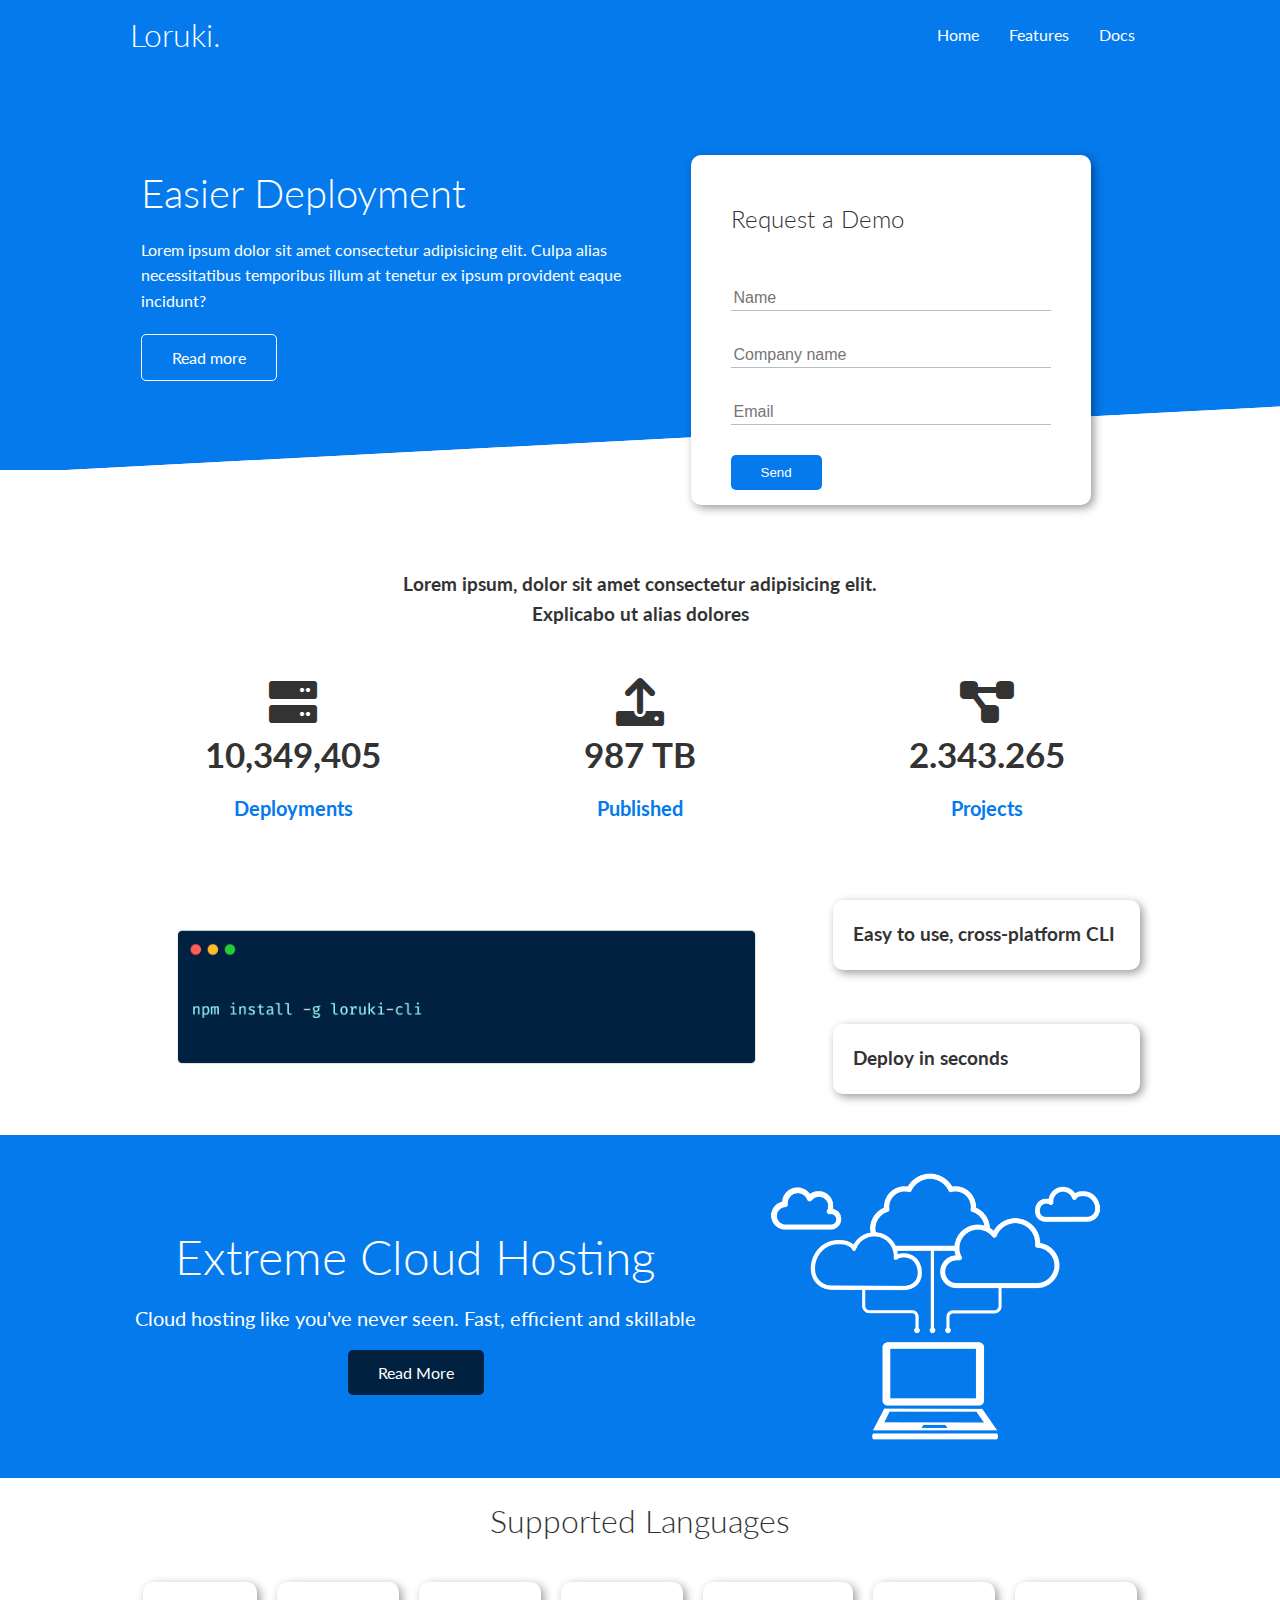
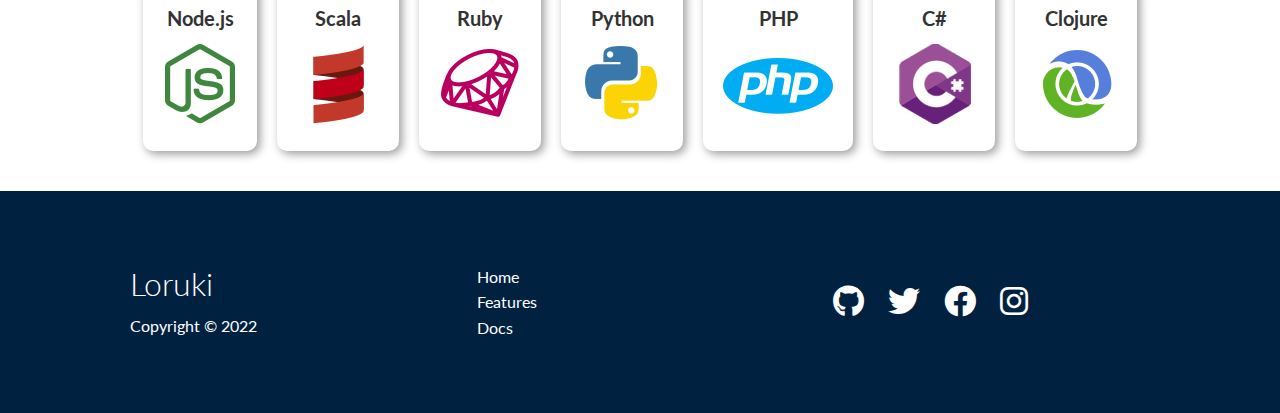
<file: index.html>
<!DOCTYPE html>
<html lang="en">
  <head>
    <meta charset="UTF-8" />
    <meta http-equiv="X-UA-Compatible" content="IE=edge" />
    <meta name="viewport" content="width=device-width, initial-scale=1.0" />
    <title>Loruki | Cloud Hosting For Everyone</title>
    <link
      rel="stylesheet"
      href="https://cdnjs.cloudflare.com/ajax/libs/font-awesome/6.0.0/css/all.min.css"
      integrity="sha512-9usAa10IRO0HhonpyAIVpjrylPvoDwiPUiKdWk5t3PyolY1cOd4DSE0Ga+ri4AuTroPR5aQvXU9xC6qOPnzFeg=="
      crossorigin="anonymous"
      referrerpolicy="no-referrer"
    />
    <link rel="stylesheet" href="css/utilities.css" />
    <link rel="stylesheet" href="css/style.css" />
  </head>
  <body>
    <div class="navbar">
      <div class="container flex">
        <h1 class="logo">Loruki.</h1>
        <nav>
          <ul>
            <li><a href="indexhtml">Home</a></li>
            <li><a href="features.html">Features</a></li>
            <li><a href="docs.html">Docs</a></li>
          </ul>
        </nav>
      </div>
    </div>
    <!-- Showcase -->
    <section class="showcase">
      <div class="container grid">
        <div class="showcase-text">
          <h1>Easier Deployment</h1>
          <p>
            Lorem ipsum dolor sit amet consectetur adipisicing elit. Culpa alias
            necessitatibus temporibus illum at tenetur ex ipsum provident eaque
            incidunt?
          </p>
          <a href="features.html" class="btn btn-outline">Read more</a>
        </div>
        <div class="showcase-form card">
          <h2>Request a Demo</h2>
          <form
            name="contact"
            method="POST"
            data-netlify="true"
            netlify-honeypot="bot-field"
          >
            <input type="hidden" name="form-name" value="contact" />
            <p class="hidden">
              <label
                >Don't fill this out if you're human: <input name="bot-field"
              /></label>
            </p>
            <div class="form-control">
              <input type="text" name="name" placeholder="Name" required />
            </div>
            <div class="form-control">
              <input
                type="text"
                name="company"
                placeholder="Company name"
                required
              />
            </div>
            <div class="form-control">
              <input type="email" name="email" placeholder="Email" required />
            </div>
            <input type="submit" value="Send" class="btn btn-primary" />
          </form>
        </div>
      </div>
    </section>
    <!-- Stats -->
    <section class="stats">
      <div class="container">
        <h3 class="stats-heading text-center my-1">
          Lorem ipsum, dolor sit amet consectetur adipisicing elit. Explicabo ut
          alias dolores
        </h3>
        <div class="grid grid-3 text-center my-4">
          <div>
            <i class="fas fa-server fa-3x"></i>
            <h3>10,349,405</h3>
            <p class="text-secondary">Deployments</p>
          </div>
          <div>
            <i class="fas fa-upload fa-3x"></i>
            <h3>987 TB</h3>
            <p class="text-secondary">Published</p>
          </div>
          <div>
            <i class="fas fa-project-diagram fa-3x"></i>
            <h3>2.343.265</h3>
            <p class="text-secondary">Projects</p>
          </div>
        </div>
      </div>
    </section>
    <!-- CLI -->
    <section class="cli">
      <div class="container grid">
        <img src="images/cli.png" alt="" />
        <div class="card">
          <h3>Easy to use, cross-platform CLI</h3>
        </div>
        <div class="card">
          <h3>Deploy in seconds</h3>
        </div>
      </div>
    </section>
    <!-- Cloud -->
    <section class="cloud bg-primary my-2 py-2">
      <div class="container grid">
        <div class="text-center">
          <h2 class="lg">Extreme Cloud Hosting</h2>
          <p class="lead my-1">
            Cloud hosting like you've never seen. Fast, efficient and skillable
          </p>
          <a href="features.html" class="btn btn-dark">Read More</a>
        </div>
        <img src="images/cloud.png" alt="" />
      </div>
    </section>
    <!---Languages-->
    <section class="languages">
      <h2 class="md text-center my-2">Supported Languages</h2>
      <div class="container flex">
        <div class="card">
          <h4>Node.js</h4>
          <img src="images/logos/node.png" alt="" />
        </div>
        <div class="card">
          <h4>Scala</h4>
          <img src="images/logos/scala.png" alt="" />
        </div>
        <div class="card">
          <h4>Ruby</h4>
          <img src="images/logos/ruby.png" alt="" />
        </div>
        <div class="card">
          <h4>Python</h4>
          <img src="images/logos/python.png" alt="" />
        </div>
        <div class="card">
          <h4>PHP</h4>
          <img src="images/logos/php.png" alt="" />
        </div>
        <div class="card">
          <h4>C#</h4>
          <img src="images/logos/csharp.png" alt="" />
        </div>
        <div class="card">
          <h4>Clojure</h4>
          <img src="images/logos/clojure.png" alt="" />
        </div>
      </div>
    </section>
    <!-- Footer -->
    <footer class="footer bg-dark py-5">
      <div class="container grid grid-3">
        <div>
          <h1>Loruki</h1>
          <p>Copyright &copy; 2022</p>
        </div>
        <nav>
          <ul>
            <li><a href="indexhtml">Home</a></li>
            <li><a href="features.html">Features</a></li>
            <li><a href="docs.html">Docs</a></li>
          </ul>
        </nav>
        <div class="social">
          <a href="#"><i class="fab fa-github fa-2x"></i></a>
          <a href="#"><i class="fab fa-twitter fa-2x"></i></a>
          <a href="#"><i class="fab fa-facebook fa-2x"></i></a>
          <a href="#"><i class="fab fa-instagram fa-2x"></i></a>
        </div>
      </div>
    </footer>
  </body>
</html>
</file>
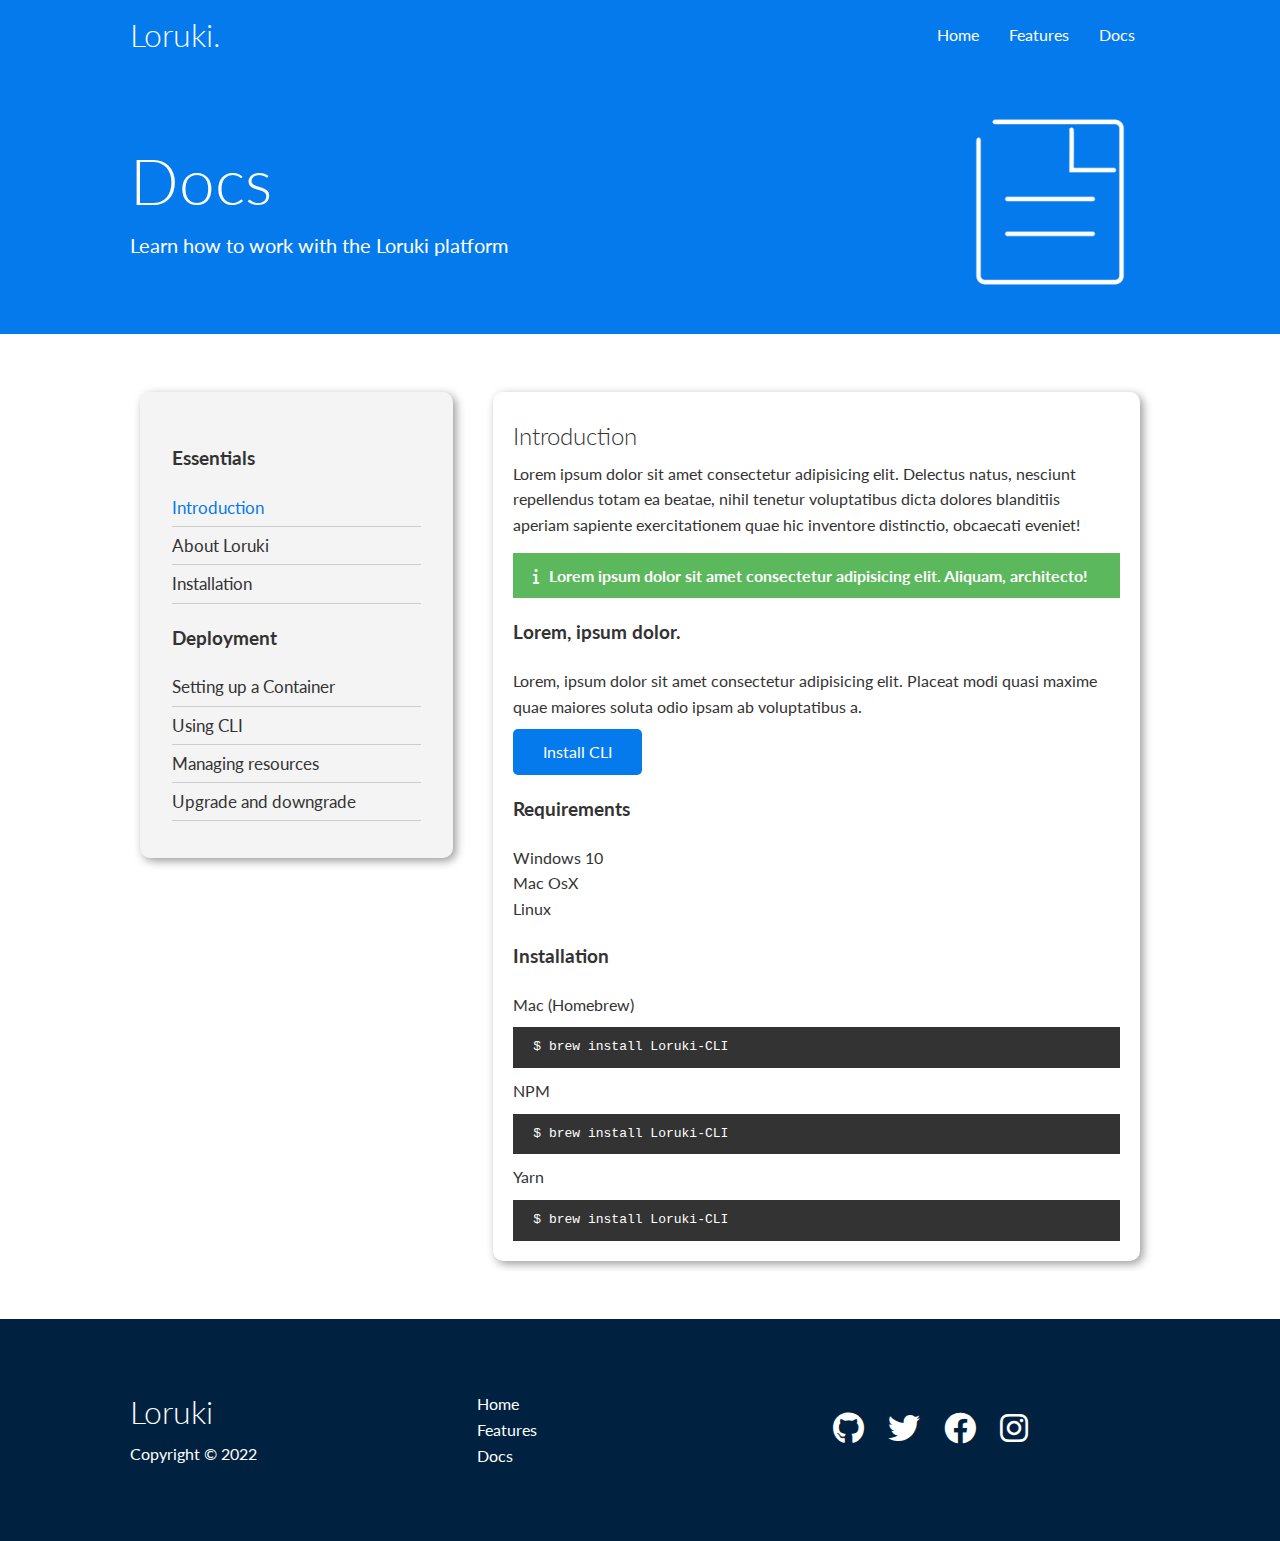
<file: docs.html>
<!DOCTYPE html>
<html lang="en">
  <head>
    <meta charset="UTF-8" />
    <meta http-equiv="X-UA-Compatible" content="IE=edge" />
    <meta name="viewport" content="width=device-width, initial-scale=1.0" />
    <title>Loruki | Cloud Hosting For Everyone</title>
    <link
      rel="stylesheet"
      href="https://cdnjs.cloudflare.com/ajax/libs/font-awesome/6.0.0/css/all.min.css"
      integrity="sha512-9usAa10IRO0HhonpyAIVpjrylPvoDwiPUiKdWk5t3PyolY1cOd4DSE0Ga+ri4AuTroPR5aQvXU9xC6qOPnzFeg=="
      crossorigin="anonymous"
      referrerpolicy="no-referrer"
    />
    <link rel="stylesheet" href="css/utilities.css" />
    <link rel="stylesheet" href="css/style.css" />
  </head>
  <body>
    <div class="navbar">
      <div class="container flex">
        <h1 class="logo">Loruki.</h1>
        <nav>
          <ul>
            <li><a href="indexhtml">Home</a></li>
            <li><a href="features.html">Features</a></li>
            <li><a href="docs.html">Docs</a></li>
          </ul>
        </nav>
      </div>
    </div>
    <!-- Head -->
    <section class="docs-head bg-primary py-3">
      <div class="container grid">
        <div>
          <h1 class="xl">Docs</h1>
          <p class="lead">Learn how to work with the Loruki platform</p>
        </div>
        <img src="images/docs.png" alt="" />
      </div>
    </section>
    <!-- Docs Main -->
    <section class="docs-main my-4">
      <div class="container grid">
        <div class="card bg-light p-3">
          <h3 class="my-2">Essentials</h3>
          <nav>
            <ul>
              <li><a class="text-primary" href="#">Introduction</a></li>
              <li><a href="#">About Loruki</a></li>
              <li><a href="#">Installation</a></li>
            </ul>
          </nav>
          <h3 class="my-2">Deployment</h3>
          <nav>
            <ul>
              <li><a href="#">Setting up a Container</a></li>
              <li><a href="#">Using CLI</a></li>
              <li><a href="#">Managing resources</a></li>
              <li><a href="#">Upgrade and downgrade</a></li>
            </ul>
          </nav>
        </div>
        <div class="card">
          <h2>Introduction</h2>
          <p>
            Lorem ipsum dolor sit amet consectetur adipisicing elit. Delectus
            natus, nesciunt repellendus totam ea beatae, nihil tenetur
            voluptatibus dicta dolores blanditiis aperiam sapiente
            exercitationem quae hic inventore distinctio, obcaecati eveniet!
          </p>

          <div class="alert alert-success">
            <i class="fas fa-info"></i>Lorem ipsum dolor sit amet consectetur
            adipisicing elit. Aliquam, architecto!
          </div>

          <h3>Lorem, ipsum dolor.</h3>
          <p>
            Lorem, ipsum dolor sit amet consectetur adipisicing elit. Placeat
            modi quasi maxime quae maiores soluta odio ipsam ab voluptatibus a.
          </p>
          <a class="btn btn-primary" href="">Install CLI</a>

          <h3>Requirements</h3>
          <ul>
            <li>Windows 10</li>
            <li>Mac OsX</li>
            <li>Linux</li>
          </ul>

          <h3>Installation</h3>
          <p>Mac (Homebrew)</p>
          <pre><code>$ brew install Loruki-CLI</code></pre>
          <p>NPM</p>
          <pre><code>$ brew install Loruki-CLI</code></pre>
          <p>Yarn</p>
          <pre><code>$ brew install Loruki-CLI</code></pre>
        </div>
      </div>
    </section>
    <!-- Footer -->
    <footer class="footer bg-dark py-5">
      <div class="container grid grid-3">
        <div>
          <h1>Loruki</h1>
          <p>Copyright &copy; 2022</p>
        </div>
        <nav>
          <ul>
            <li><a href="indexhtml">Home</a></li>
            <li><a href="features.html">Features</a></li>
            <li><a href="docs.html">Docs</a></li>
          </ul>
        </nav>
        <div class="social">
          <a href="#"><i class="fab fa-github fa-2x"></i></a>
          <a href="#"><i class="fab fa-twitter fa-2x"></i></a>
          <a href="#"><i class="fab fa-facebook fa-2x"></i></a>
          <a href="#"><i class="fab fa-instagram fa-2x"></i></a>
        </div>
      </div>
    </footer>
  </body>
</html>
</file>
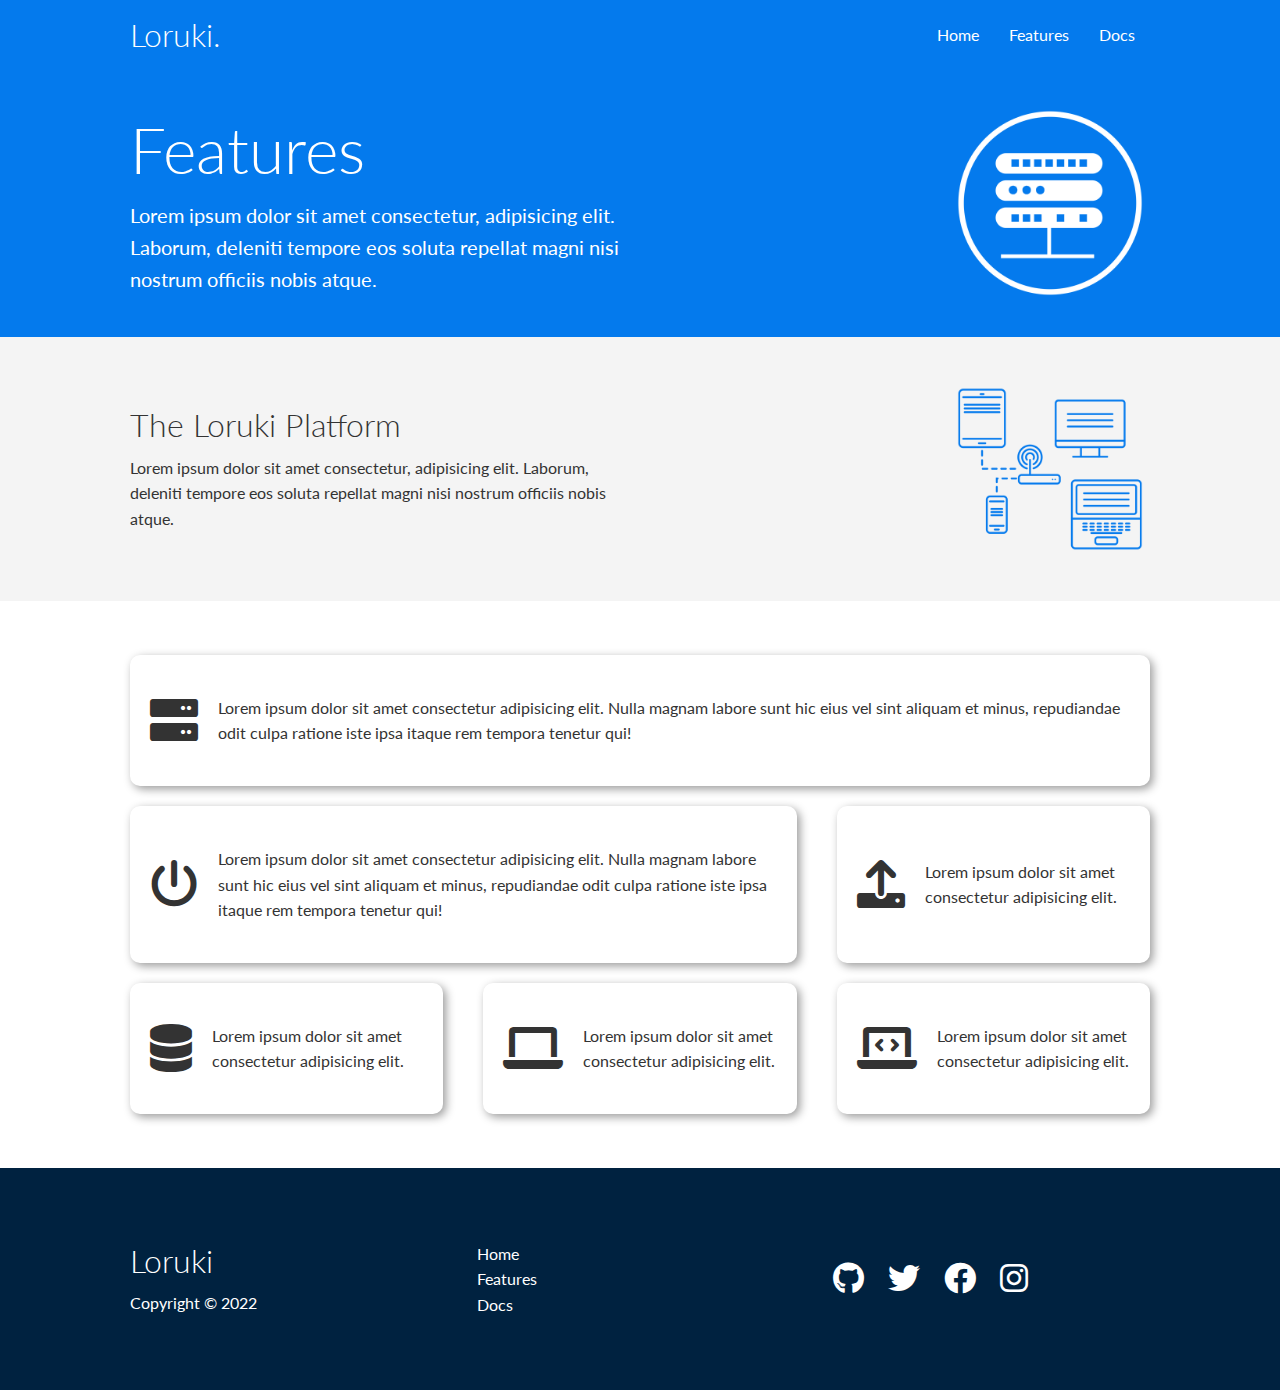
<file: features.html>
<!DOCTYPE html>
<html lang="en">
  <head>
    <meta charset="UTF-8" />
    <meta http-equiv="X-UA-Compatible" content="IE=edge" />
    <meta name="viewport" content="width=device-width, initial-scale=1.0" />
    <title>Loruki | Cloud Hosting For Everyone</title>
    <link
      rel="stylesheet"
      href="https://cdnjs.cloudflare.com/ajax/libs/font-awesome/6.0.0/css/all.min.css"
      integrity="sha512-9usAa10IRO0HhonpyAIVpjrylPvoDwiPUiKdWk5t3PyolY1cOd4DSE0Ga+ri4AuTroPR5aQvXU9xC6qOPnzFeg=="
      crossorigin="anonymous"
      referrerpolicy="no-referrer"
    />
    <link rel="stylesheet" href="css/utilities.css" />
    <link rel="stylesheet" href="css/style.css" />
  </head>
  <body>
    <div class="navbar">
      <div class="container flex">
        <h1 class="logo">Loruki.</h1>
        <nav>
          <ul>
            <li><a href="indexhtml">Home</a></li>
            <li><a href="features.html">Features</a></li>
            <li><a href="docs.html">Docs</a></li>
          </ul>
        </nav>
      </div>
    </div>
    <!-- Head -->
    <section class="features-head bg-primary py-3">
      <div class="container grid">
        <div>
          <h1 class="xl">Features</h1>
          <p class="lead">
            Lorem ipsum dolor sit amet consectetur, adipisicing elit. Laborum,
            deleniti tempore eos soluta repellat magni nisi nostrum officiis
            nobis atque.
          </p>
        </div>
        <img src="images/server.png" alt="" />
      </div>
    </section>
    <!-- SubHead -->
    <section class="features-sub-head bg-light py-3">
      <div class="container grid">
        <div>
          <h1 class="md">The Loruki Platform</h1>
          <p>
            Lorem ipsum dolor sit amet consectetur, adipisicing elit. Laborum,
            deleniti tempore eos soluta repellat magni nisi nostrum officiis
            nobis atque.
          </p>
        </div>
        <img src="images/server2.png" alt="" />
      </div>
    </section>
    <!-- Features Main -->
    <section class="features-main my-2">
      <div class="container grid grid-3">
        <div class="card flex">
          <i class="fas fa-server fa-3x"></i>
          <p>
            Lorem ipsum dolor sit amet consectetur adipisicing elit. Nulla
            magnam labore sunt hic eius vel sint aliquam et minus, repudiandae
            odit culpa ratione iste ipsa itaque rem tempora tenetur qui!
          </p>
        </div>
        <div class="card flex">
          <i class="fas fa-power-off fa-3x"></i>
          <p>
            Lorem ipsum dolor sit amet consectetur adipisicing elit. Nulla
            magnam labore sunt hic eius vel sint aliquam et minus, repudiandae
            odit culpa ratione iste ipsa itaque rem tempora tenetur qui!
          </p>
        </div>
        <div class="card flex">
          <i class="fas fa-upload fa-3x"></i>
          <p>Lorem ipsum dolor sit amet consectetur adipisicing elit.</p>
        </div>
        <div class="card flex">
          <i class="fas fa-database fa-3x"></i>
          <p>Lorem ipsum dolor sit amet consectetur adipisicing elit.</p>
        </div>
        <div class="card flex">
          <i class="fas fa-laptop fa-3x"></i>
          <p>Lorem ipsum dolor sit amet consectetur adipisicing elit.</p>
        </div>
        <div class="card flex">
          <i class="fas fa-laptop-code fa-3x"></i>
          <p>Lorem ipsum dolor sit amet consectetur adipisicing elit.</p>
        </div>
      </div>
    </section>
    <!-- Footer -->
    <footer class="footer bg-dark py-5">
      <div class="container grid grid-3">
        <div>
          <h1>Loruki</h1>
          <p>Copyright &copy; 2022</p>
        </div>
        <nav>
          <ul>
            <li><a href="indexhtml">Home</a></li>
            <li><a href="features.html">Features</a></li>
            <li><a href="docs.html">Docs</a></li>
          </ul>
        </nav>
        <div class="social">
          <a href="#"><i class="fab fa-github fa-2x"></i></a>
          <a href="#"><i class="fab fa-twitter fa-2x"></i></a>
          <a href="#"><i class="fab fa-facebook fa-2x"></i></a>
          <a href="#"><i class="fab fa-instagram fa-2x"></i></a>
        </div>
      </div>
    </footer>
  </body>
</html>
</file>
<file: css/utilities.css>
/* Utilities */

.container {
  max-width: 1100px;
  margin: 0 auto;
  overflow: auto;
  padding: 0 40px;
}

.flex {
  display: flex;
  justify-content: center;
  align-items: center;
  height: 100%;
}

.grid {
  display: grid;
  grid-template-columns: repeat(2, 1fr);
  gap: 20px;
  justify-content: center;
  align-items: center;
  height: 100%;
}

.grid-3 {
  grid-template-columns: repeat(3, 1fr);
}

.card {
  background-color: #fff;
  color: #333;
  border-radius: 10px;
  box-shadow: 3px 3px 10px rgba(0, 0, 0, 0.4);
  padding: 20px;
  margin: 10px;
}

.text-center {
  text-align: center;
}

/* Texts */

.text-primary {
  color: var(--primary-color);
}
.text-secondary {
  color: var(--secondary-color);
}
.text-dark {
  color: var(--dark-color);
}
.text-light {
  color: var(--light-color);
}

/* Alerts */

.alert {
  background-color: var(--light-color);
  padding: 10px 20px;
  font-weight: bold;
  margin: 15px 0;
}

.alert i {
  margin-right: 10px;
}

.alert-success {
  background-color: var(--success-color);
  color: #fff;
}

.alert-error {
  background-color: var(--error-color);
  color: #fff;
}

/* Buttons */

.btn {
  display: inline-block;
  padding: 10px 30px;
  cursor: pointer;
  background: var(--primary-color);
  color: #fff;
  border: none;
  border-radius: 5px;
}

.btn-outline {
  background-color: transparent;
  border: 1px solid #fff;
}

.btn-outline:hover {
  transform: scale(0.98);
}

/* Text Sizes */

.lead {
  font-size: 20px;
}

.sm {
  font-size: 1rem;
}

.md {
  font-size: 2rem;
}

.lg {
  font-size: 3rem;
}

.xl {
  font-size: 4rem;
}

/* Background */

.bg-primary,
.btn-primary {
  background-color: var(--primary-color);
  color: #fff;
}

.bg-secondary,
.btn-secondary {
  background-color: var(--secondary-color);
  color: #fff;
}

.bg-dark,
.btn-dark {
  background-color: var(--dark-color);
  color: #fff;
}

.bg-light,
.btn-light {
  background-color: var(--light-color);
  color: #333;
}

.bg-dark a,
.btn-dark a,
.bg-secondary a,
.btn-secondary a,
.bg-primary a,
.btn-primary a {
  color: #fff;
}

/* Margins */

.my-1 {
  margin: 1rem 0;
}

.my-2 {
  margin: 1.5rem 0;
}

.my-3 {
  margin: 2rem 0;
}

.my-4 {
  margin: 3rem 0;
}

.my-5 {
  margin: 4rem 0;
}

.m-1 {
  margin: 1rem;
}

.m-2 {
  margin: 1.5rem;
}

.m-3 {
  margin: 2rem;
}

.m-4 {
  margin: 3rem;
}

.m-5 {
  margin: 4rem;
}

/* Paddings */

.py-1 {
  padding: 1rem 0;
}

.py-2 {
  padding: 1.5rem 0;
}

.py-3 {
  padding: 2rem 0;
}

.py-4 {
  padding: 3rem 0;
}

.py-5 {
  padding: 4rem 0;
}

.p-1 {
  padding: 1rem;
}

.p-2 {
  padding: 1.5rem;
}

.p-3 {
  padding: 2rem;
}

.p-4 {
  padding: 3rem;
}

.p-5 {
  padding: 4rem;
}
</file>
<file: css/style.css>
@import url("https://fonts.googleapis.com/css2?family=Lato:wght@300&display=swap");

:root {
  --primary-color: #047aed;
  --secondary-color: #1c3fa8;
  --dark-color: #002240;
  --light-color: #f4f4f4;
  --success-color: #5cb85c;
  --error-color: #d9534f;
}

/* Reset */

* {
  box-sizing: border-box;
  padding: 0;
  margin: 0;
}

body {
  font-family: "Lato", sans-serif;
  color: #333;
  line-height: 1.6;
}

ul {
  list-style-type: none;
}

a {
  text-decoration: none;
  color: #333;
}

h1,
h2 {
  font-weight: 300;
  line-height: 1.2;
  margin: 10px 0;
}

p {
  margin: 10px 0;
}

img {
  width: 100%;
}

code,
pre {
  background: #333;
  color: #fff;
  padding: 10px;
}

.hidden {
  visibility: hidden;
  height: 0;
}

/* Navbar */

.navbar {
  background-color: var(--primary-color);
  color: #fff;
  height: 70px;
}

.navbar .flex {
  justify-content: space-between;
}

.navbar ul {
  display: flex;
}

.navbar a {
  color: #fff;
  padding: 10px;
  margin: 0 5px;
}

.navbar a:hover {
  border-bottom: 2px #fff solid;
}

/* Showcase */

.showcase {
  height: 400px;
  background-color: var(--primary-color);
  color: #fff;
  position: relative;
}

.showcase-text {
  animation: slidInFromLeft 1s ease-in;
}

.showcase h1 {
  font-size: 40px;
}

.showcase p {
  margin: 20px 0;
}

.showcase .grid {
  grid-template-columns: 50% 45%;
  gap: 30px;
  overflow: visible;
}

.showcase-form {
  position: relative;
  top: 60px;
  height: 350px;
  width: 400px;
  padding: 40px;
  z-index: 100;
  animation: slidInFromRight 1s ease-in;
}

.showcase-form .form-control {
  margin: 30px 0;
}

.showcase-form input[type="text"],
.showcase-form input[type="email"] {
  border: none;
  border-bottom: 1px solid #b4becb;
  width: 100%;
  padding: 3px;
  font-size: 16px;
}

.showcase-form input:focus {
  outline: none;
}

.showcase::before,
.showcase::after {
  content: "";
  position: absolute;
  height: 100px;
  bottom: -70px;
  right: 0;
  left: 0;
  background: #fff;
  transform: skewY(-3deg);
  -webkit-transform: skewY(-3deg);
  -moz-transform: skewY(-3deg);
  -ms-transform: skewY(-3deg);
}

/* Stats */

.stats {
  padding-top: 100px;
  animation: slidInFromBottom 1s ease-in;
}

.stats-heading {
  max-width: 500px;
  margin: auto;
}

.stats .grid h3 {
  font-size: 35px;
}

.stats .grid p {
  font-size: 20px;
  font-weight: bold;
  color: var(--primary-color);
}

/* CLI */

.cli .grid {
  grid-template-columns: repeat(3, 1fr);
  grid-template-rows: repeat(2, 1fr);
}

.cli .grid > *:first-child {
  grid-column: 1 / span 2;
  grid-row: 1 / span 2;
}

/* Cloud */

.cloud .grid {
  grid-template-columns: 4fr 3fr;
}

/* Languages */

.languages .flex {
  flex-wrap: wrap;
}

.languages .card {
  text-align: center;
  margin: 18px 10px 40px;
  transition: transform 0.2s ease-in;
}

.languages .card:hover {
  transform: translateY(-15px);
}

.languages .card h4 {
  font-size: 20px;
  margin-bottom: 10px;
}

/* Features */

.features-head img,
.features-sub-head img,
.docs-head img {
  width: 200px;
  justify-self: flex-end;
}

.features-main .card > i {
  margin-right: 20px;
}

.features-main .grid {
  padding: 30px;
}

.features-main .container > *:first-of-type {
  grid-column: 1 / span 3;
}
.features-main .container > *:nth-of-type(2) {
  grid-column: 1 / span 2;
}

/* Docs */

.docs-main h3 {
  margin: 20px 0;
}

.docs-main .grid {
  grid-template-columns: 1fr 2fr;
  align-items: flex-start;
}

.docs-main nav li {
  font-size: 17px;
  padding-bottom: 5px;
  margin-bottom: 5px;
  border-bottom: 1px #ccc solid;
}

.docs-main nav li:hover {
  font-weight: bold;
}

/* Footer */

.footer .social a {
  margin: 0 10px;
}

/* Animations */

@keyframes slidInFromLeft {
  0% {
    transform: translateX(-100%);
  }
  100% {
    transform: translateX(0);
  }
}

@keyframes slidInFromRight {
  0% {
    transform: translateX(100%);
  }
  100% {
    transform: translateX(0);
  }
}

@keyframes slidInFromTop {
  0% {
    transform: translateY(-100%);
  }
  100% {
    transform: translateY(0);
  }
}

@keyframes slidInFromBottom {
  0% {
    transform: translateY(100%);
  }
  100% {
    transform: translateY(0);
  }
}

/* Tablets and under */

@media (max-width: 768px) {
  .grid,
  .showcase .grid,
  .stats .grid,
  .cli .grid,
  .cloud .grid,
  .features-main .grid,
  .docs-main .grid {
    grid-template-columns: 1fr;
    grid-template-rows: 1fr;
  }

  .showcase {
    height: auto;
  }

  .showcase-text {
    text-align: center;
    margin-top: 40px;
  }
  .showcase-form {
    justify-self: center;
    margin: auto;
  }
  .cli .grid > *:first-child {
    grid-column: 1;
    grid-row: 1;
  }

  .features-head,
  .features-sub-head,
  .docs-head {
    text-align: center;
  }

  .features-head img,
  .features-sub-head img,
  .docs-head img {
    justify-self: center;
  }

  .features-main .grid > *:first-child,
  .features-main .grid > *:nth-child(2) {
    grid-column: 1;
  }

  .footer {
    text-align: center;
  }
}

/* Mobile */

@media (max-width: 500px) {
  .navbar {
    height: 110px;
  }
  .navbar .flex {
    flex-direction: column;
  }

  .navbar ul {
    padding: 10px;
    background-color: rgba(0, 0, 0, 0.1);
  }
}
</file>
